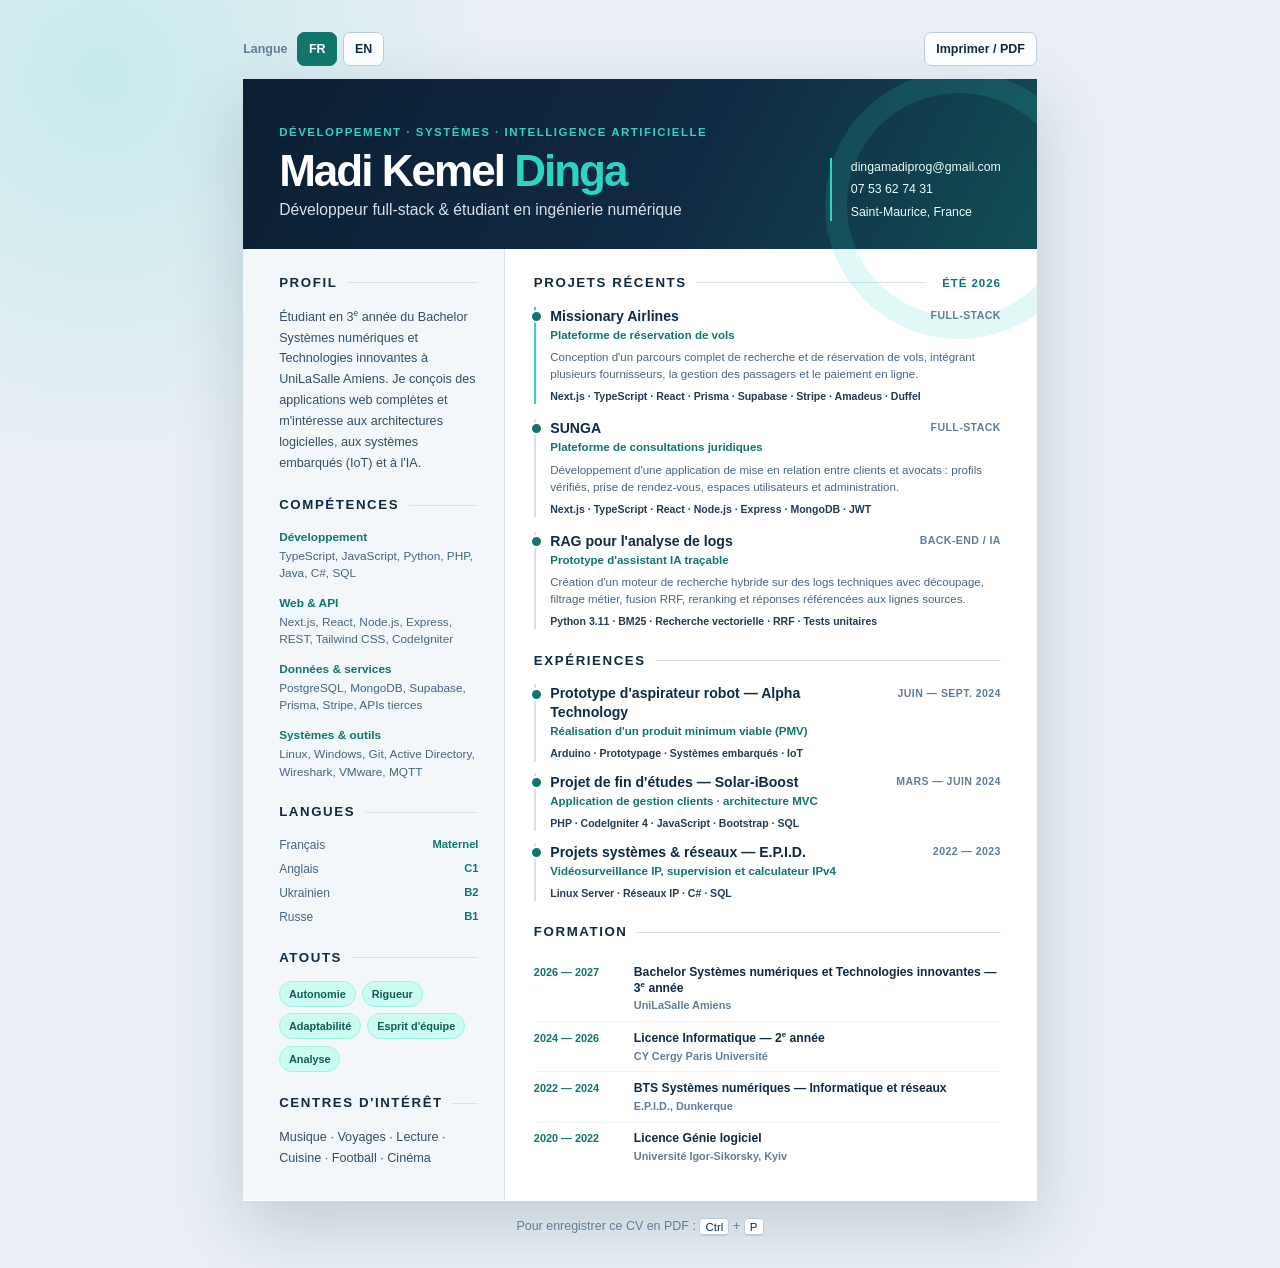
<file: index.html>
<!DOCTYPE html>
<html lang="fr">
<head>
  <meta charset="UTF-8">
  <meta name="viewport" content="width=device-width, initial-scale=1.0">
  <meta name="description" content="CV de Madi Kemel Dinga, étudiant en Bachelor Systèmes numériques et Technologies innovantes et développeur full-stack.">
  <meta name="theme-color" content="#102a43">
  <title>Madi Kemel Dinga — CV</title>
  <link rel="alternate" hreflang="en" href="cv-en.html">
  <link rel="icon" type="image/svg+xml" href="data:image/svg+xml,%3Csvg xmlns='http://www.w3.org/2000/svg' viewBox='0 0 64 64'%3E%3Crect width='64' height='64' rx='14' fill='%23102a43'/%3E%3Cpath d='M14 45V19h7l11 14 11-14h7v26h-8V31L32 43 22 31v14z' fill='%232dd4bf'/%3E%3C/svg%3E">
  <link rel="stylesheet" href="styles.css">
  <script src="script.js" defer></script>
</head>
<body>
  <nav class="toolbar" aria-label="Options du CV">
    <div class="language-switcher" aria-label="Choix de la langue">
      <span>Langue</span>
      <a href="index.html" lang="fr" aria-current="page">FR</a>
      <a href="cv-en.html" lang="en">EN</a>
    </div>
    <button class="print-action" type="button">Imprimer / PDF</button>
  </nav>

  <main class="cv" aria-label="Curriculum vitae de Madi Kemel Dinga">
    <header class="hero">
      <div class="hero__identity">
        <p class="eyebrow">Développement · Systèmes · Intelligence artificielle</p>
        <h1>Madi Kemel <span>Dinga</span></h1>
        <p class="hero__title">Développeur full-stack & étudiant en ingénierie numérique</p>
      </div>

      <address class="contact" aria-label="Coordonnées">
        <a href="mailto:dingamadiprog@gmail.com">dingamadiprog@gmail.com</a>
        <a href="tel:+33753627431">07 53 62 74 31</a>
        <span>Saint-Maurice, France</span>
      </address>
    </header>

    <div class="layout">
      <aside class="sidebar">
        <section class="section profile">
          <h2>Profil</h2>
          <p>
            Étudiant en 3<sup>e</sup> année du Bachelor Systèmes numériques et Technologies
            innovantes à UniLaSalle Amiens. Je conçois des applications web complètes et
            m'intéresse aux architectures logicielles, aux systèmes embarqués (IoT) et à l'IA.
          </p>
        </section>

        <section class="section">
          <h2>Compétences</h2>
          <div class="skill-group">
            <h3>Développement</h3>
            <p>TypeScript, JavaScript, Python, PHP, Java, C#, SQL</p>
          </div>
          <div class="skill-group">
            <h3>Web & API</h3>
            <p>Next.js, React, Node.js, Express, REST, Tailwind CSS, CodeIgniter</p>
          </div>
          <div class="skill-group">
            <h3>Données & services</h3>
            <p>PostgreSQL, MongoDB, Supabase, Prisma, Stripe, APIs tierces</p>
          </div>
          <div class="skill-group">
            <h3>Systèmes & outils</h3>
            <p>Linux, Windows, Git, Active Directory, Wireshark, VMware, MQTT</p>
          </div>
        </section>

        <section class="section">
          <h2>Langues</h2>
          <ul class="simple-list">
            <li><span>Français</span><strong>Maternel</strong></li>
            <li><span>Anglais</span><strong>C1</strong></li>
            <li><span>Ukrainien</span><strong>B2</strong></li>
            <li><span>Russe</span><strong>B1</strong></li>
          </ul>
        </section>

        <section class="section">
          <h2>Atouts</h2>
          <div class="tags" aria-label="Qualités professionnelles">
            <span>Autonomie</span>
            <span>Rigueur</span>
            <span>Adaptabilité</span>
            <span>Esprit d'équipe</span>
            <span>Analyse</span>
          </div>
        </section>

        <section class="section interests">
          <h2>Centres d'intérêt</h2>
          <p>Musique · Voyages · Lecture · Cuisine · Football · Cinéma</p>
        </section>
      </aside>

      <div class="main-column">
        <section class="section">
          <div class="section-heading">
            <h2>Projets récents</h2>
            <span>Été 2026</span>
          </div>

          <article class="entry project project--featured">
            <div class="entry__head">
              <div>
                <h3>Missionary Airlines</h3>
                <p class="entry__role">Plateforme de réservation de vols</p>
              </div>
              <span class="entry__date">Full-stack</span>
            </div>
            <p>
              Conception d'un parcours complet de recherche et de réservation de vols,
              intégrant plusieurs fournisseurs, la gestion des passagers et le paiement en ligne.
            </p>
            <p class="stack">Next.js · TypeScript · React · Prisma · Supabase · Stripe · Amadeus · Duffel</p>
          </article>

          <article class="entry project">
            <div class="entry__head">
              <div>
                <h3>SUNGA</h3>
                <p class="entry__role">Plateforme de consultations juridiques</p>
              </div>
              <span class="entry__date">Full-stack</span>
            </div>
            <p>
              Développement d'une application de mise en relation entre clients et avocats :
              profils vérifiés, prise de rendez-vous, espaces utilisateurs et administration.
            </p>
            <p class="stack">Next.js · TypeScript · React · Node.js · Express · MongoDB · JWT</p>
          </article>

          <article class="entry project">
            <div class="entry__head">
              <div>
                <h3>RAG pour l'analyse de logs</h3>
                <p class="entry__role">Prototype d'assistant IA traçable</p>
              </div>
              <span class="entry__date">Back-end / IA</span>
            </div>
            <p>
              Création d'un moteur de recherche hybride sur des logs techniques avec découpage,
              filtrage métier, fusion RRF, reranking et réponses référencées aux lignes sources.
            </p>
            <p class="stack">Python 3.11 · BM25 · Recherche vectorielle · RRF · Tests unitaires</p>
          </article>
        </section>

        <section class="section">
          <h2>Expériences</h2>

          <article class="entry compact">
            <div class="entry__head">
              <div>
                <h3>Prototype d'aspirateur robot — Alpha Technology</h3>
                <p class="entry__role">Réalisation d'un produit minimum viable (PMV)</p>
              </div>
              <span class="entry__date">Juin — sept. 2024</span>
            </div>
            <p class="stack">Arduino · Prototypage · Systèmes embarqués · IoT</p>
          </article>

          <article class="entry compact">
            <div class="entry__head">
              <div>
                <h3>Projet de fin d'études — Solar-iBoost</h3>
                <p class="entry__role">Application de gestion clients · architecture MVC</p>
              </div>
              <span class="entry__date">Mars — juin 2024</span>
            </div>
            <p class="stack">PHP · CodeIgniter 4 · JavaScript · Bootstrap · SQL</p>
          </article>

          <article class="entry compact">
            <div class="entry__head">
              <div>
                <h3>Projets systèmes & réseaux — E.P.I.D.</h3>
                <p class="entry__role">Vidéosurveillance IP, supervision et calculateur IPv4</p>
              </div>
              <span class="entry__date">2022 — 2023</span>
            </div>
            <p class="stack">Linux Server · Réseaux IP · C# · SQL</p>
          </article>
        </section>

        <section class="section education">
          <h2>Formation</h2>

          <article class="timeline-item">
            <span class="timeline-item__date">2026 — 2027</span>
            <div>
              <h3>Bachelor Systèmes numériques et Technologies innovantes — 3<sup>e</sup> année</h3>
              <p>UniLaSalle Amiens</p>
            </div>
          </article>

          <article class="timeline-item">
            <span class="timeline-item__date">2024 — 2026</span>
            <div>
              <h3>Licence Informatique — 2<sup>e</sup> année</h3>
              <p>CY Cergy Paris Université</p>
            </div>
          </article>

          <article class="timeline-item">
            <span class="timeline-item__date">2022 — 2024</span>
            <div>
              <h3>BTS Systèmes numériques — Informatique et réseaux</h3>
              <p>E.P.I.D., Dunkerque</p>
            </div>
          </article>

          <article class="timeline-item">
            <span class="timeline-item__date">2020 — 2022</span>
            <div>
              <h3>Licence Génie logiciel</h3>
              <p>Université Igor-Sikorsky, Kyiv</p>
            </div>
          </article>
        </section>
      </div>
    </div>
  </main>

  <p class="print-note">Pour enregistrer ce CV en PDF : <kbd>Ctrl</kbd> + <kbd>P</kbd></p>
</body>
</html>
</file>
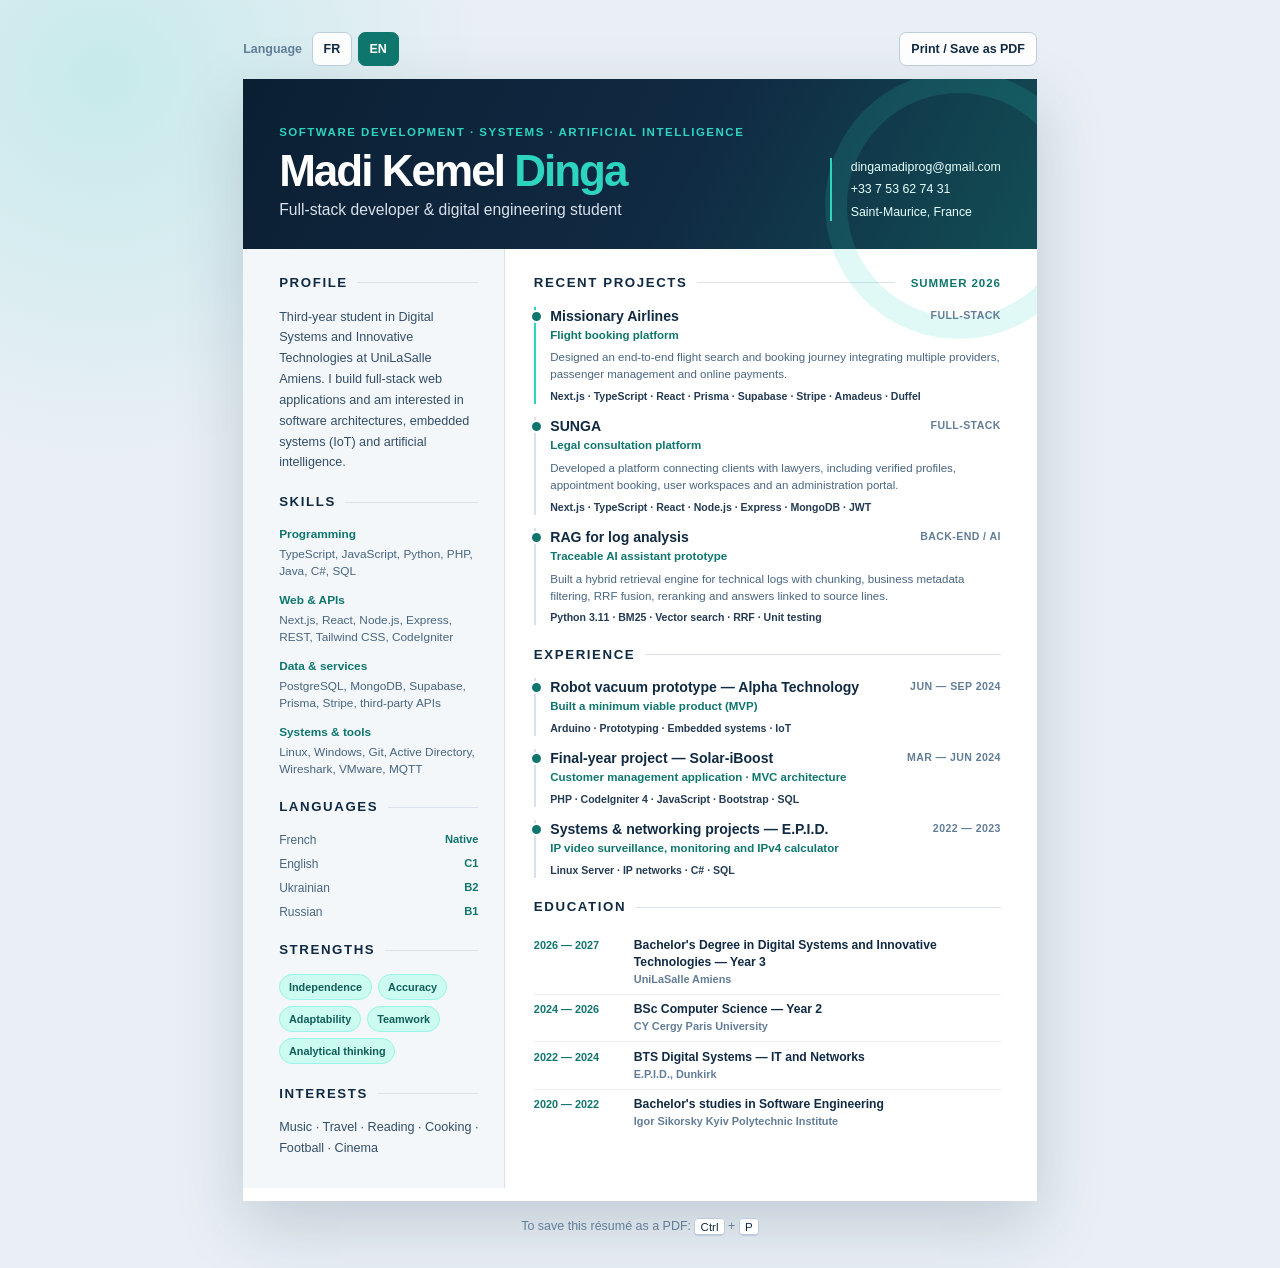
<file: cv-en.html>
<!DOCTYPE html>
<html lang="en">
<head>
  <meta charset="UTF-8">
  <meta name="viewport" content="width=device-width, initial-scale=1.0">
  <meta name="description" content="CV of Madi Kemel Dinga, Digital Systems and Innovative Technologies student and full-stack developer.">
  <meta name="theme-color" content="#102a43">
  <title>Madi Kemel Dinga — Résumé</title>
  <link rel="alternate" hreflang="fr" href="index.html">
  <link rel="icon" type="image/svg+xml" href="data:image/svg+xml,%3Csvg xmlns='http://www.w3.org/2000/svg' viewBox='0 0 64 64'%3E%3Crect width='64' height='64' rx='14' fill='%23102a43'/%3E%3Cpath d='M14 45V19h7l11 14 11-14h7v26h-8V31L32 43 22 31v14z' fill='%232dd4bf'/%3E%3C/svg%3E">
  <link rel="stylesheet" href="styles.css">
  <script src="script.js" defer></script>
</head>
<body>
  <nav class="toolbar" aria-label="Résumé options">
    <div class="language-switcher" aria-label="Choose language">
      <span>Language</span>
      <a href="index.html" lang="fr">FR</a>
      <a href="cv-en.html" lang="en" aria-current="page">EN</a>
    </div>
    <button class="print-action" type="button">Print / Save as PDF</button>
  </nav>

  <main class="cv cv--en" aria-label="Résumé of Madi Kemel Dinga">
    <header class="hero">
      <div class="hero__identity">
        <p class="eyebrow">Software development · Systems · Artificial intelligence</p>
        <h1>Madi Kemel <span>Dinga</span></h1>
        <p class="hero__title">Full-stack developer & digital engineering student</p>
      </div>

      <address class="contact" aria-label="Contact details">
        <a href="mailto:dingamadiprog@gmail.com">dingamadiprog@gmail.com</a>
        <a href="tel:+33753627431">+33 7 53 62 74 31</a>
        <span>Saint-Maurice, France</span>
      </address>
    </header>

    <div class="layout">
      <aside class="sidebar">
        <section class="section profile">
          <h2>Profile</h2>
          <p>
            Third-year student in Digital Systems and Innovative Technologies at UniLaSalle
            Amiens. I build full-stack web applications and am interested in software
            architectures, embedded systems (IoT) and artificial intelligence.
          </p>
        </section>

        <section class="section">
          <h2>Skills</h2>
          <div class="skill-group">
            <h3>Programming</h3>
            <p>TypeScript, JavaScript, Python, PHP, Java, C#, SQL</p>
          </div>
          <div class="skill-group">
            <h3>Web & APIs</h3>
            <p>Next.js, React, Node.js, Express, REST, Tailwind CSS, CodeIgniter</p>
          </div>
          <div class="skill-group">
            <h3>Data & services</h3>
            <p>PostgreSQL, MongoDB, Supabase, Prisma, Stripe, third-party APIs</p>
          </div>
          <div class="skill-group">
            <h3>Systems & tools</h3>
            <p>Linux, Windows, Git, Active Directory, Wireshark, VMware, MQTT</p>
          </div>
        </section>

        <section class="section">
          <h2>Languages</h2>
          <ul class="simple-list">
            <li><span>French</span><strong>Native</strong></li>
            <li><span>English</span><strong>C1</strong></li>
            <li><span>Ukrainian</span><strong>B2</strong></li>
            <li><span>Russian</span><strong>B1</strong></li>
          </ul>
        </section>

        <section class="section">
          <h2>Strengths</h2>
          <div class="tags" aria-label="Professional strengths">
            <span>Independence</span>
            <span>Accuracy</span>
            <span>Adaptability</span>
            <span>Teamwork</span>
            <span>Analytical thinking</span>
          </div>
        </section>

        <section class="section interests">
          <h2>Interests</h2>
          <p>Music · Travel · Reading · Cooking · Football · Cinema</p>
        </section>
      </aside>

      <div class="main-column">
        <section class="section">
          <div class="section-heading">
            <h2>Recent projects</h2>
            <span>Summer 2026</span>
          </div>

          <article class="entry project project--featured">
            <div class="entry__head">
              <div>
                <h3>Missionary Airlines</h3>
                <p class="entry__role">Flight booking platform</p>
              </div>
              <span class="entry__date">Full-stack</span>
            </div>
            <p>
              Designed an end-to-end flight search and booking journey integrating multiple
              providers, passenger management and online payments.
            </p>
            <p class="stack">Next.js · TypeScript · React · Prisma · Supabase · Stripe · Amadeus · Duffel</p>
          </article>

          <article class="entry project">
            <div class="entry__head">
              <div>
                <h3>SUNGA</h3>
                <p class="entry__role">Legal consultation platform</p>
              </div>
              <span class="entry__date">Full-stack</span>
            </div>
            <p>
              Developed a platform connecting clients with lawyers, including verified profiles,
              appointment booking, user workspaces and an administration portal.
            </p>
            <p class="stack">Next.js · TypeScript · React · Node.js · Express · MongoDB · JWT</p>
          </article>

          <article class="entry project">
            <div class="entry__head">
              <div>
                <h3>RAG for log analysis</h3>
                <p class="entry__role">Traceable AI assistant prototype</p>
              </div>
              <span class="entry__date">Back-end / AI</span>
            </div>
            <p>
              Built a hybrid retrieval engine for technical logs with chunking, business metadata
              filtering, RRF fusion, reranking and answers linked to source lines.
            </p>
            <p class="stack">Python 3.11 · BM25 · Vector search · RRF · Unit testing</p>
          </article>
        </section>

        <section class="section">
          <h2>Experience</h2>

          <article class="entry compact">
            <div class="entry__head">
              <div>
                <h3>Robot vacuum prototype — Alpha Technology</h3>
                <p class="entry__role">Built a minimum viable product (MVP)</p>
              </div>
              <span class="entry__date">Jun — Sep 2024</span>
            </div>
            <p class="stack">Arduino · Prototyping · Embedded systems · IoT</p>
          </article>

          <article class="entry compact">
            <div class="entry__head">
              <div>
                <h3>Final-year project — Solar-iBoost</h3>
                <p class="entry__role">Customer management application · MVC architecture</p>
              </div>
              <span class="entry__date">Mar — Jun 2024</span>
            </div>
            <p class="stack">PHP · CodeIgniter 4 · JavaScript · Bootstrap · SQL</p>
          </article>

          <article class="entry compact">
            <div class="entry__head">
              <div>
                <h3>Systems & networking projects — E.P.I.D.</h3>
                <p class="entry__role">IP video surveillance, monitoring and IPv4 calculator</p>
              </div>
              <span class="entry__date">2022 — 2023</span>
            </div>
            <p class="stack">Linux Server · IP networks · C# · SQL</p>
          </article>
        </section>

        <section class="section education">
          <h2>Education</h2>

          <article class="timeline-item">
            <span class="timeline-item__date">2026 — 2027</span>
            <div>
              <h3>Bachelor's Degree in Digital Systems and Innovative Technologies — Year 3</h3>
              <p>UniLaSalle Amiens</p>
            </div>
          </article>

          <article class="timeline-item">
            <span class="timeline-item__date">2024 — 2026</span>
            <div>
              <h3>BSc Computer Science — Year 2</h3>
              <p>CY Cergy Paris University</p>
            </div>
          </article>

          <article class="timeline-item">
            <span class="timeline-item__date">2022 — 2024</span>
            <div>
              <h3>BTS Digital Systems — IT and Networks</h3>
              <p>E.P.I.D., Dunkirk</p>
            </div>
          </article>

          <article class="timeline-item">
            <span class="timeline-item__date">2020 — 2022</span>
            <div>
              <h3>Bachelor's studies in Software Engineering</h3>
              <p>Igor Sikorsky Kyiv Polytechnic Institute</p>
            </div>
          </article>
        </section>
      </div>
    </div>
  </main>

  <p class="print-note">To save this résumé as a PDF: <kbd>Ctrl</kbd> + <kbd>P</kbd></p>
</body>
</html>
</file>
<file: styles.css>
:root {
  --ink: #102a43;
  --muted: #627d98;
  --accent: #0f766e;
  --accent-bright: #2dd4bf;
  --accent-soft: #ccfbf1;
  --paper: #ffffff;
  --canvas: #e9eff5;
  --line: #d9e2ec;
  --sidebar: #f3f7fa;
}

* {
  box-sizing: border-box;
}

html {
  font-size: 16px;
}

body {
  margin: 0;
  padding: 2rem 1rem;
  color: var(--ink);
  background:
    radial-gradient(circle at 8% 6%, rgba(45, 212, 191, 0.18), transparent 24rem),
    var(--canvas);
  font-family: Inter, Aptos, "Segoe UI", Roboto, Arial, sans-serif;
  font-size: 0.9rem;
  line-height: 1.5;
}

a {
  color: inherit;
  text-decoration: none;
}

a:hover {
  color: var(--accent-bright);
}

.toolbar {
  display: flex;
  align-items: center;
  justify-content: space-between;
  width: min(210mm, 100%);
  margin: 0 auto 0.8rem;
  color: var(--ink);
  font-size: 0.78rem;
  font-weight: 700;
}

.language-switcher {
  display: flex;
  align-items: center;
  gap: 0.35rem;
}

.language-switcher > span {
  margin-right: 0.25rem;
  color: var(--muted);
}

.language-switcher a,
.print-action {
  min-width: 2.2rem;
  padding: 0.42rem 0.68rem;
  border: 1px solid #bcccdc;
  border-radius: 0.45rem;
  color: var(--ink);
  background: rgba(255, 255, 255, 0.9);
  font: inherit;
  text-align: center;
  cursor: pointer;
}

.language-switcher a:hover,
.print-action:hover {
  border-color: var(--accent);
  color: var(--accent);
}

.language-switcher a[aria-current="page"] {
  border-color: var(--accent);
  color: #ffffff;
  background: var(--accent);
}

p,
h1,
h2,
h3 {
  margin-top: 0;
}

.cv {
  width: min(210mm, 100%);
  min-height: 297mm;
  margin: 0 auto;
  overflow: hidden;
  background: var(--paper);
  box-shadow: 0 1.5rem 4rem rgba(16, 42, 67, 0.18);
}

.hero {
  position: relative;
  display: flex;
  align-items: flex-end;
  justify-content: space-between;
  gap: 2rem;
  min-height: 45mm;
  padding: 1.9rem 2.25rem 1.75rem;
  color: #ffffff;
  background: linear-gradient(118deg, #0b1f33 0%, var(--ink) 56%, #124e55 100%);
}

.hero::after {
  position: absolute;
  right: -3.5rem;
  bottom: -5.6rem;
  width: 14rem;
  height: 14rem;
  border: 1.4rem solid rgba(45, 212, 191, 0.14);
  border-radius: 50%;
  content: "";
}

.hero__identity,
.contact {
  position: relative;
  z-index: 1;
}

.eyebrow {
  margin-bottom: 0.45rem;
  color: var(--accent-bright);
  font-size: 0.72rem;
  font-weight: 750;
  letter-spacing: 0.13em;
  text-transform: uppercase;
}

h1 {
  margin-bottom: 0.3rem;
  font-size: clamp(2rem, 5vw, 2.75rem);
  line-height: 1;
  letter-spacing: -0.045em;
}

h1 span {
  color: var(--accent-bright);
}

.hero__title {
  margin-bottom: 0;
  color: #d9e2ec;
  font-size: 0.98rem;
  font-weight: 500;
}

.contact {
  display: grid;
  flex: 0 0 auto;
  gap: 0.25rem;
  padding-left: 1.2rem;
  border-left: 2px solid var(--accent-bright);
  color: #e6fffb;
  font-size: 0.77rem;
  font-style: normal;
  text-align: left;
}

.layout {
  display: grid;
  grid-template-columns: 33% 67%;
}

.sidebar {
  padding: 1.5rem 1.6rem 1.8rem 2.25rem;
  background: var(--sidebar);
  border-right: 1px solid var(--line);
}

.main-column {
  padding: 1.5rem 2.25rem 1.8rem 1.8rem;
}

.section + .section {
  margin-top: 1.35rem;
}

.section h2 {
  display: flex;
  align-items: center;
  gap: 0.6rem;
  margin-bottom: 0.85rem;
  color: var(--ink);
  font-size: 0.83rem;
  font-weight: 800;
  letter-spacing: 0.12em;
  text-transform: uppercase;
}

.section h2::after {
  flex: 1;
  height: 1px;
  background: var(--line);
  content: "";
}

.section-heading {
  display: flex;
  align-items: baseline;
  justify-content: space-between;
  gap: 1rem;
}

.section-heading h2 {
  flex: 1;
}

.section-heading > span {
  color: var(--accent);
  font-size: 0.72rem;
  font-weight: 750;
  letter-spacing: 0.08em;
  text-transform: uppercase;
}

.profile p,
.interests p {
  margin-bottom: 0;
  color: #334e68;
  font-size: 0.79rem;
  line-height: 1.65;
}

.skill-group + .skill-group {
  margin-top: 0.75rem;
}

.skill-group h3 {
  margin-bottom: 0.12rem;
  color: var(--accent);
  font-size: 0.74rem;
  font-weight: 800;
}

.skill-group p {
  margin-bottom: 0;
  color: #486581;
  font-size: 0.74rem;
  line-height: 1.45;
}

.simple-list {
  display: grid;
  gap: 0.38rem;
  margin: 0;
  padding: 0;
  list-style: none;
}

.simple-list li {
  display: flex;
  justify-content: space-between;
  gap: 1rem;
  color: #486581;
  font-size: 0.75rem;
}

.simple-list strong {
  color: var(--accent);
  font-size: 0.7rem;
}

.tags {
  display: flex;
  flex-wrap: wrap;
  gap: 0.4rem;
}

.tags span {
  padding: 0.24rem 0.55rem;
  border: 1px solid #99f6e4;
  border-radius: 999px;
  color: #115e59;
  background: var(--accent-soft);
  font-size: 0.68rem;
  font-weight: 650;
}

.entry {
  position: relative;
  padding-left: 0.9rem;
  border-left: 2px solid var(--line);
}

.entry::before {
  position: absolute;
  top: 0.2rem;
  left: -0.34rem;
  width: 0.56rem;
  height: 0.56rem;
  border: 2px solid var(--paper);
  border-radius: 50%;
  background: var(--accent);
  content: "";
}

.entry + .entry {
  margin-top: 0.92rem;
}

.project--featured {
  border-left-color: var(--accent-bright);
}

.entry__head {
  display: flex;
  align-items: flex-start;
  justify-content: space-between;
  gap: 1rem;
}

.entry h3,
.timeline-item h3 {
  margin-bottom: 0.06rem;
  color: var(--ink);
  font-size: 0.88rem;
  line-height: 1.35;
}

.entry__role,
.timeline-item p {
  margin-bottom: 0.35rem;
  color: var(--accent);
  font-size: 0.72rem;
  font-weight: 700;
}

.entry__date {
  flex: 0 0 auto;
  padding-top: 0.08rem;
  color: var(--muted);
  font-size: 0.66rem;
  font-weight: 750;
  letter-spacing: 0.04em;
  text-transform: uppercase;
}

.entry > p:not(.stack),
.entry__head + p:not(.stack) {
  margin-bottom: 0.35rem;
  color: #486581;
  font-size: 0.72rem;
  line-height: 1.48;
}

.stack {
  margin-bottom: 0;
  color: #243b53;
  font-size: 0.66rem;
  font-weight: 750;
  line-height: 1.45;
}

.compact + .compact {
  margin-top: 0.72rem;
}

.education {
  padding-bottom: 0;
}

.timeline-item {
  display: grid;
  grid-template-columns: 5.4rem 1fr;
  gap: 0.85rem;
  padding: 0.48rem 0;
  border-bottom: 1px solid #eef2f6;
}

.timeline-item:last-child {
  border-bottom: 0;
}

.timeline-item__date {
  color: var(--accent);
  font-size: 0.68rem;
  font-weight: 800;
}

.timeline-item h3 {
  font-size: 0.76rem;
}

.timeline-item p {
  margin-bottom: 0;
  color: var(--muted);
  font-size: 0.68rem;
}

.cv--en .section + .section {
  margin-top: 1.2rem;
}

.cv--en .entry + .entry {
  margin-top: 0.8rem;
}

.cv--en .timeline-item {
  padding-block: 0.4rem;
}

sup {
  font-size: 0.65em;
}

.print-note {
  width: min(210mm, 100%);
  margin: 1rem auto 0;
  color: var(--muted);
  font-size: 0.78rem;
  text-align: center;
}

kbd {
  padding: 0.1rem 0.32rem;
  border: 1px solid #bcccdc;
  border-bottom-width: 2px;
  border-radius: 0.25rem;
  color: var(--ink);
  background: #ffffff;
  font-family: inherit;
  font-size: 0.72rem;
}

@media (max-width: 720px) {
  body {
    padding: 0;
    background: var(--paper);
  }

  .cv {
    width: 100%;
    min-height: auto;
    box-shadow: none;
  }

  .toolbar {
    padding: 0.75rem 1rem;
    margin-bottom: 0;
    background: var(--sidebar);
  }

  .hero {
    align-items: flex-start;
    flex-direction: column;
    min-height: auto;
    padding: 2rem 1.4rem;
  }

  .contact {
    padding-left: 0;
    border-left: 0;
  }

  .layout {
    grid-template-columns: 1fr;
  }

  .sidebar,
  .main-column {
    padding: 1.6rem 1.4rem;
  }

  .sidebar {
    border-right: 0;
    border-bottom: 1px solid var(--line);
  }

  .entry__head {
    gap: 0.35rem;
    flex-direction: column;
  }

  .print-note {
    display: none;
  }
}

@page {
  size: A4;
  margin: 0;
}

@media print {
  html,
  body {
    width: 210mm;
    height: 297mm;
  }

  body {
    padding: 0;
    background: #ffffff;
    -webkit-print-color-adjust: exact;
    print-color-adjust: exact;
  }

  .cv {
    width: 210mm;
    min-height: 297mm;
    box-shadow: none;
  }

  .print-note {
    display: none;
  }

  .toolbar {
    display: none;
  }

  a {
    color: inherit;
  }
}
</file>
